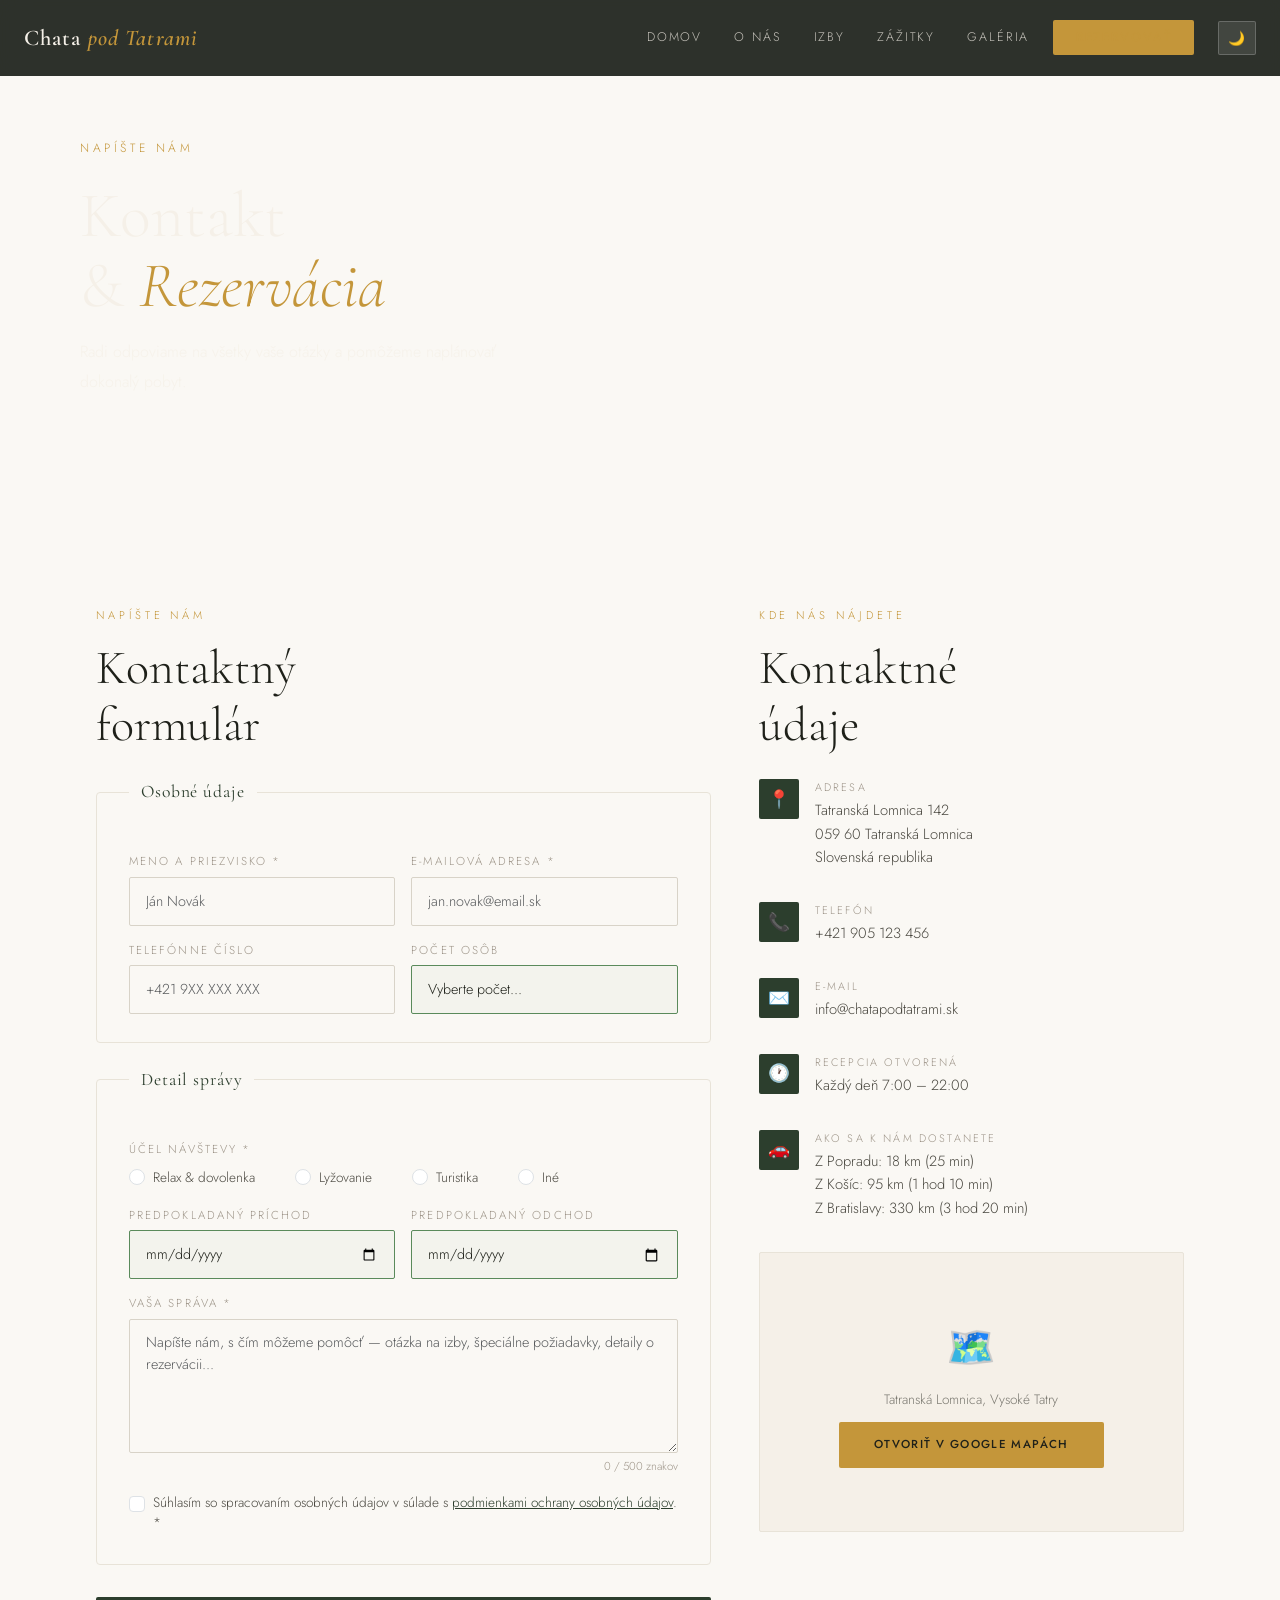
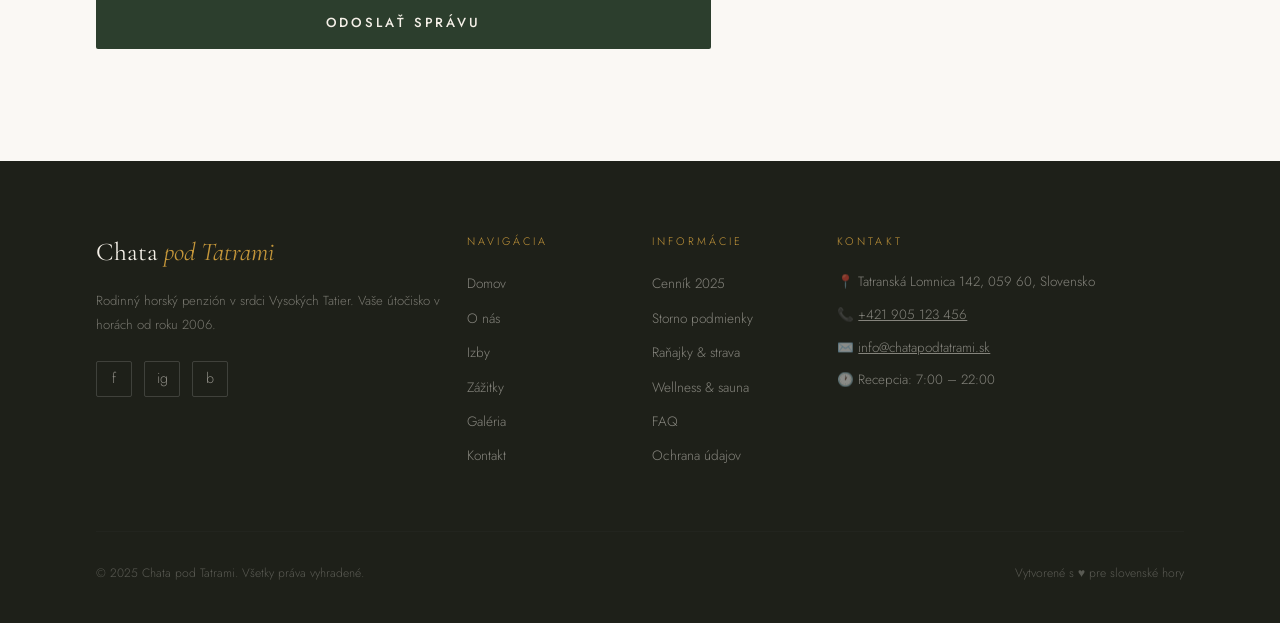
<file: kontakt.html>
<!DOCTYPE html>
<html lang="sk">
<head>
  <meta charset="UTF-8">
  <meta name="viewport" content="width=device-width, initial-scale=1.0">
  <meta name="description" content="Kontaktujte Chatu pod Tatrami — rezervácia, otázky alebo len pozdrav. Nájdete nás v Tatranskej Lomnici.">
  <title>Kontakt — Chata pod Tatrami</title>

  <link href="https://cdn.jsdelivr.net/npm/bootstrap@5.3.3/dist/css/bootstrap.min.css" rel="stylesheet">
  <link href="https://fonts.googleapis.com/css2?family=Cormorant+Garamond:ital,wght@0,300;0,400;0,600;1,300;1,400&family=Jost:wght@300;400;500&display=swap" rel="stylesheet">
  <link rel="stylesheet" href="assets/css/style.css">
</head>
<body>

<!-- ========== NAVBAR ========== -->
<nav class="navbar navbar-expand-lg fixed-top custom-navbar">
  <div class="container-fluid px-4">
    <a class="navbar-brand nav-logo" href="index.html">Chata <span>pod Tatrami</span></a>
    <button class="navbar-toggler border-0" type="button" data-bs-toggle="collapse" data-bs-target="#mainNav" aria-controls="mainNav" aria-expanded="false" aria-label="Prepnúť navigáciu">
      <span class="navbar-toggler-icon"></span>
    </button>
    <div class="collapse navbar-collapse" id="mainNav">
      <ul class="navbar-nav ms-auto align-items-lg-center gap-lg-3">
        <li class="nav-item"><a class="nav-link" href="index.html">Domov</a></li>
        <li class="nav-item"><a class="nav-link" href="o-nas.html">O nás</a></li>
        <li class="nav-item"><a class="nav-link" href="index.html#izby">Izby</a></li>
        <li class="nav-item"><a class="nav-link" href="index.html#zazitky">Zážitky</a></li>
        <li class="nav-item"><a class="nav-link" href="index.html#galeria">Galéria</a></li>
        <li class="nav-item"><a class="nav-link nav-cta active" href="kontakt.html">Rezervovať</a></li>
        <li class="nav-item">
          <button class="btn btn-sm dark-toggle ms-2" id="darkModeBtn" aria-label="Prepnúť tmavý režim">🌙</button>
        </li>
      </ul>
    </div>
  </div>
</nav>

<!-- ========== PAGE HERO ========== -->
<header class="page-hero">
  <div class="page-hero-bg" style="background-image: linear-gradient(160deg, rgba(28,40,25,0.82) 0%, rgba(44,62,45,0.5) 100%), url('https://images.unsplash.com/photo-1455587734955-081b22074882?w=1600&q=85') center/cover no-repeat;"></div>
  <div class="page-hero-content">
    <span class="hero-eyebrow">Napíšte nám</span>
    <h1>Kontakt<br>& <em>Rezervácia</em></h1>
    <p class="hero-desc">Radi odpoviame na všetky vaše otázky a pomôžeme naplánovať dokonalý pobyt.</p>
  </div>
</header>

<!-- ========== MAIN ========== -->
<main>
  <section class="section">
    <div class="container-fluid px-lg-5">
      <div class="row g-5">

        <!-- ===== FORMULÁR ===== -->
        <div class="col-12 col-lg-7">
          <span class="section-tag">Napíšte nám</span>
          <h2 class="section-title mb-4">Kontaktný<br>formulár</h2>

          <form id="contactForm" class="contact-form" novalidate>

            <!-- Fieldset 1: Osobné údaje -->
            <fieldset class="form-fieldset mb-4">
              <legend class="form-legend">Osobné údaje</legend>

              <div class="row g-3">
                <div class="col-12 col-sm-6">
                  <label class="form-label" for="meno">Meno a priezvisko *</label>
                  <input
                    type="text"
                    class="form-control custom-input"
                    id="meno"
                    name="meno"
                    placeholder="Ján Novák"
                    required
                    minlength="3"
                    autocomplete="name"
                  >
                  <div class="invalid-hint">Zadajte celé meno (aspoň 3 znaky).</div>
                </div>
                <div class="col-12 col-sm-6">
                  <label class="form-label" for="email">E-mailová adresa *</label>
                  <input
                    type="email"
                    class="form-control custom-input"
                    id="email"
                    name="email"
                    placeholder="jan.novak@email.sk"
                    required
                    autocomplete="email"
                  >
                  <div class="invalid-hint">Zadajte platnú e-mailovú adresu.</div>
                </div>
                <div class="col-12 col-sm-6">
                  <label class="form-label" for="telefon">Telefónne číslo</label>
                  <input
                    type="tel"
                    class="form-control custom-input"
                    id="telefon"
                    name="telefon"
                    placeholder="+421 9XX XXX XXX"
                    pattern="[+0-9\s\-()]{9,20}"
                    autocomplete="tel"
                  >
                  <div class="invalid-hint">Zadajte platné telefónne číslo.</div>
                </div>
                <div class="col-12 col-sm-6">
                  <label class="form-label" for="pocetOsob">Počet osôb</label>
                  <select class="form-select custom-input" id="pocetOsob" name="pocetOsob">
                    <option value="">Vyberte počet...</option>
                    <option value="1">1 osoba</option>
                    <option value="2">2 osoby</option>
                    <option value="3">3 osoby</option>
                    <option value="4">4 osoby</option>
                    <option value="5+">5 a viac</option>
                  </select>
                </div>
              </div>
            </fieldset>

            <!-- Fieldset 2: Detail správy -->
            <fieldset class="form-fieldset mb-4">
              <legend class="form-legend">Detail správy</legend>

              <div class="row g-3">
                <div class="col-12">
                  <label class="form-label">Účel návštevy *</label>
                  <div class="radio-group">
                    <div class="form-check form-check-inline">
                      <input class="form-check-input" type="radio" name="ucel" id="ucelRelax" value="relax" required>
                      <label class="form-check-label" for="ucelRelax">Relax & dovolenka</label>
                    </div>
                    <div class="form-check form-check-inline">
                      <input class="form-check-input" type="radio" name="ucel" id="ucelLyzovanie" value="lyzovanie">
                      <label class="form-check-label" for="ucelLyzovanie">Lyžovanie</label>
                    </div>
                    <div class="form-check form-check-inline">
                      <input class="form-check-input" type="radio" name="ucel" id="ucelTuristika" value="turistika">
                      <label class="form-check-label" for="ucelTuristika">Turistika</label>
                    </div>
                    <div class="form-check form-check-inline">
                      <input class="form-check-input" type="radio" name="ucel" id="ucelIne" value="ine">
                      <label class="form-check-label" for="ucelIne">Iné</label>
                    </div>
                  </div>
                </div>

                <div class="col-12 col-sm-6">
                  <label class="form-label" for="datumPrichodu">Predpokladaný príchod</label>
                  <input type="date" class="form-control custom-input" id="datumPrichodu" name="datumPrichodu">
                </div>
                <div class="col-12 col-sm-6">
                  <label class="form-label" for="datumOdchodu">Predpokladaný odchod</label>
                  <input type="date" class="form-control custom-input" id="datumOdchodu" name="datumOdchodu">
                </div>

                <div class="col-12">
                  <label class="form-label" for="sprava">Vaša správa *</label>
                  <textarea
                    class="form-control custom-input"
                    id="sprava"
                    name="sprava"
                    rows="5"
                    placeholder="Napíšte nám, s čím môžeme pomôcť — otázka na izby, špeciálne požiadavky, detaily o rezervácii..."
                    required
                    minlength="10"
                  ></textarea>
                  <div class="invalid-hint">Správa musí mať aspoň 10 znakov.</div>
                </div>

                <div class="col-12">
                  <div class="form-check">
                    <input class="form-check-input" type="checkbox" id="suhlas" name="suhlas" required>
                    <label class="form-check-label" for="suhlas">
                      Súhlasím so spracovaním osobných údajov v súlade s <a href="#" style="color:var(--pine);">podmienkami ochrany osobných údajov</a>. *
                    </label>
                    <div class="invalid-hint">Súhlas so spracovaním údajov je povinný.</div>
                  </div>
                </div>
              </div>
            </fieldset>

            <button type="submit" class="btn-submit" id="submitBtn">
              Odoslať správu
            </button>
          </form>
        </div>

        <!-- ===== KONTAKTNÉ ÚDAJE ===== -->
        <div class="col-12 col-lg-5">
          <span class="section-tag">Kde nás nájdete</span>
          <h2 class="section-title mb-4">Kontaktné<br>údaje</h2>

          <div class="contact-info-item">
            <div class="contact-icon">📍</div>
            <div>
              <div class="contact-info-label">Adresa</div>
              <div class="contact-info-value">Tatranská Lomnica 142<br>059 60 Tatranská Lomnica<br>Slovenská republika</div>
            </div>
          </div>

          <div class="contact-info-item">
            <div class="contact-icon">📞</div>
            <div>
              <div class="contact-info-label">Telefón</div>
              <div class="contact-info-value">
                <a href="tel:+421905123456" style="color:var(--text-mid); text-decoration:none;">+421 905 123 456</a>
              </div>
            </div>
          </div>

          <div class="contact-info-item">
            <div class="contact-icon">✉️</div>
            <div>
              <div class="contact-info-label">E-mail</div>
              <div class="contact-info-value">
                <a href="mailto:info@chatapodtatrami.sk" style="color:var(--text-mid); text-decoration:none;">info@chatapodtatrami.sk</a>
              </div>
            </div>
          </div>

          <div class="contact-info-item">
            <div class="contact-icon">🕐</div>
            <div>
              <div class="contact-info-label">Recepcia otvorená</div>
              <div class="contact-info-value">Každý deň 7:00 – 22:00</div>
            </div>
          </div>

          <div class="contact-info-item">
            <div class="contact-icon">🚗</div>
            <div>
              <div class="contact-info-label">Ako sa k nám dostanete</div>
              <div class="contact-info-value">Z Popradu: 18 km (25 min)<br>Z Košíc: 95 km (1 hod 10 min)<br>Z Bratislavy: 330 km (3 hod 20 min)</div>
            </div>
          </div>

          <!-- Mapa placeholder -->
          <div class="map-placeholder mt-4">
            <span>🗺️</span>
            <p>Tatranská Lomnica, Vysoké Tatry</p>
            <a href="https://maps.google.com/?q=Tatranská+Lomnica" target="_blank" rel="noopener" class="btn-primary" style="font-size:0.72rem;">Otvoriť v Google Mapách</a>
          </div>
        </div>

      </div>
    </div>
  </section>
</main>

<!-- ========== TOAST NOTIFIKÁCIA ========== -->
<div class="toast-container position-fixed bottom-0 end-0 p-3" style="z-index:9999;">
  <div id="successToast" class="toast custom-toast align-items-center border-0" role="alert" aria-live="assertive" aria-atomic="true">
    <div class="d-flex">
      <div class="toast-body">
        ✅ <strong>Správa odoslaná!</strong> Ozveme sa vám do 24 hodín.
      </div>
      <button type="button" class="btn-close btn-close-white me-2 m-auto" data-bs-dismiss="toast" aria-label="Zavrieť"></button>
    </div>
  </div>
</div>

<!-- ========== FOOTER ========== -->
<footer>
  <div class="container-fluid px-lg-5">
    <div class="row g-4 mb-5">
      <div class="col-12 col-lg-4">
        <a href="index.html" class="footer-logo">Chata <span>pod Tatrami</span></a>
        <p class="footer-desc">Rodinný horský penzión v srdci Vysokých Tatier. Vaše útočisko v horách od roku 2006.</p>
        <div class="footer-social">
          <a href="#" class="social-btn" title="Facebook" aria-label="Facebook">f</a>
          <a href="#" class="social-btn" title="Instagram" aria-label="Instagram">ig</a>
          <a href="#" class="social-btn" title="Booking.com" aria-label="Booking.com">b</a>
        </div>
      </div>
      <div class="col-6 col-lg-2">
        <span class="footer-heading">Navigácia</span>
        <ul class="footer-links">
          <li><a href="index.html">Domov</a></li>
          <li><a href="o-nas.html">O nás</a></li>
          <li><a href="index.html#izby">Izby</a></li>
          <li><a href="index.html#zazitky">Zážitky</a></li>
          <li><a href="index.html#galeria">Galéria</a></li>
          <li><a href="kontakt.html">Kontakt</a></li>
        </ul>
      </div>
      <div class="col-6 col-lg-2">
        <span class="footer-heading">Informácie</span>
        <ul class="footer-links">
          <li><a href="#">Cenník 2025</a></li>
          <li><a href="#">Storno podmienky</a></li>
          <li><a href="#">Raňajky & strava</a></li>
          <li><a href="#">Wellness & sauna</a></li>
          <li><a href="o-nas.html#faq">FAQ</a></li>
          <li><a href="#">Ochrana údajov</a></li>
        </ul>
      </div>
      <div class="col-12 col-lg-4">
        <span class="footer-heading">Kontakt</span>
        <div class="footer-contact-item">📍 Tatranská Lomnica 142, 059 60, Slovensko</div>
        <div class="footer-contact-item">📞 <a href="tel:+421905123456" style="color:inherit;">+421 905 123 456</a></div>
        <div class="footer-contact-item">✉️ <a href="mailto:info@chatapodtatrami.sk" style="color:inherit;">info@chatapodtatrami.sk</a></div>
        <div class="footer-contact-item">🕐 Recepcia: 7:00 – 22:00</div>
      </div>
    </div>
    <hr class="footer-divider">
    <div class="footer-bottom">
      <p class="footer-copy">© 2025 Chata pod Tatrami. Všetky práva vyhradené.</p>
      <p class="footer-copy">Vytvorené s ♥ pre slovenské hory</p>
    </div>
  </div>
</footer>

<script src="https://cdn.jsdelivr.net/npm/bootstrap@5.3.3/dist/js/bootstrap.bundle.min.js"></script>
<script src="assets/js/script.js"></script>
</body>
</html>
</file>
<file: assets/css/style.css>
/* ============================================================
   Chata pod Tatrami — Vlastný CSS štýl
   Autor: Školský projekt
   Popis: Doplnkový štýl k Bootstrap 5
   ============================================================ */

/* ---- CSS PREMENNÉ (vlastná farebná schéma) ---- */
:root {
  --pine: #2C3E2D;
  --pine-light: #3D5C3E;
  --bark: #7A5C3E;
  --cream: #F5F0E8;
  --warm-white: #FAF8F4;
  --stone: #9E9589;
  --gold: #C4963A;
  --text-dark: #1E2019;
  --text-mid: #4A4840;
  --text-light: #7A7870;

  /* Bootstrap override */
  --bs-primary: #2C3E2D;
  --bs-primary-rgb: 44, 62, 45;
}

/* ---- DARK MODE PREMENNÉ ---- */
body.dark-mode {
  --warm-white: #1A1E1A;
  --cream: #232820;
  --text-dark: #F0EDE6;
  --text-mid: #C8C5BE;
  --text-light: #9A9790;
  background-color: var(--warm-white);
  color: var(--text-dark);
}

body.dark-mode .testi-card,
body.dark-mode .room-card {
  background: #2a2f2a;
  border-color: #3a3f3a;
}

body.dark-mode .exp-card {
  border-color: #3a3f3a;
  background: #232820;
}

body.dark-mode .about-fig-img,
body.dark-mode .img-main,
body.dark-mode .img-accent {
  filter: brightness(0.9);
}

/* ---- BASE ---- */
*, *::before, *::after { box-sizing: border-box; }

html { scroll-behavior: smooth; }

body {
  font-family: 'Jost', sans-serif;
  background: var(--warm-white);
  color: var(--text-dark);
  font-weight: 300;
  overflow-x: hidden;
  transition: background 0.3s, color 0.3s;
}

/* ============================================================
   NAVBAR
   ============================================================ */
.custom-navbar {
  background: rgba(28, 32, 25, 0.92);
  backdrop-filter: blur(14px);
  -webkit-backdrop-filter: blur(14px);
  padding: 1rem 0;
  transition: background 0.3s;
}

.nav-logo {
  font-family: 'Cormorant Garamond', serif;
  font-size: 1.4rem;
  font-weight: 600;
  color: var(--cream) !important;
  letter-spacing: 0.05em;
  text-decoration: none;
}

.nav-logo span { color: var(--gold); font-style: italic; }

.custom-navbar .nav-link {
  color: rgba(245, 240, 232, 0.75) !important;
  font-size: 0.78rem;
  letter-spacing: 0.15em;
  text-transform: uppercase;
  transition: color 0.3s;
}

.custom-navbar .nav-link:hover,
.custom-navbar .nav-link.active { color: var(--gold) !important; }

.nav-cta {
  background: var(--gold) !important;
  color: var(--text-dark) !important;
  padding: 0.5rem 1.4rem !important;
  border-radius: 2px;
  font-weight: 500 !important;
  transition: background 0.3s !important;
}

.nav-cta:hover { background: #d4a645 !important; }

/* Hamburger ikona biela */
.navbar-toggler-icon {
  background-image: url("data:image/svg+xml,%3csvg xmlns='http://www.w3.org/2000/svg' viewBox='0 0 30 30'%3e%3cpath stroke='rgba%28245,240,232,0.8%29' stroke-linecap='round' stroke-miterlimit='10' stroke-width='2' d='M4 7h22M4 15h22M4 23h22'/%3e%3c/svg%3e");
}

/* Dark mode toggle tlačidlo */
.dark-toggle {
  background: rgba(255,255,255,0.1);
  border: 1px solid rgba(255,255,255,0.2);
  color: var(--cream);
  border-radius: 2px;
  font-size: 0.85rem;
  padding: 0.35rem 0.6rem;
  transition: background 0.3s;
  cursor: pointer;
}

.dark-toggle:hover { background: rgba(255,255,255,0.2); }

/* ============================================================
   HERO
   ============================================================ */
.hero {
  height: 100vh;
  min-height: 600px;
  position: relative;
  display: flex;
  align-items: center;
  overflow: hidden;
}

.hero-bg {
  position: absolute;
  inset: 0;
  background:
    linear-gradient(160deg, rgba(28,40,25,0.78) 0%, rgba(28,40,25,0.3) 50%, rgba(44,62,45,0.68) 100%),
    url('https://images.unsplash.com/photo-1476514525535-07fb3b4ae5f1?w=1600&q=85') center/cover no-repeat;
  animation: heroZoom 18s ease-in-out infinite alternate;
}

@keyframes heroZoom {
  from { transform: scale(1); }
  to   { transform: scale(1.06); }
}

.hero-content {
  position: relative;
  z-index: 2;
  padding: 0 5rem;
  max-width: 700px;
}

.hero-eyebrow {
  font-size: 0.75rem;
  letter-spacing: 0.3em;
  text-transform: uppercase;
  color: var(--gold);
  margin-bottom: 1.5rem;
  display: block;
  opacity: 0;
  animation: fadeUp 0.8s 0.2s forwards;
}

.hero h1 {
  font-family: 'Cormorant Garamond', serif;
  font-size: clamp(2.8rem, 6vw, 4.8rem);
  font-weight: 300;
  color: var(--cream);
  line-height: 1.1;
  margin-bottom: 1.5rem;
  opacity: 0;
  animation: fadeUp 0.8s 0.4s forwards;
}

.hero h1 em { font-style: italic; color: var(--gold); }

.hero-desc {
  font-size: 1rem;
  line-height: 1.85;
  color: rgba(245, 240, 232, 0.82);
  max-width: 440px;
  margin-bottom: 2.5rem;
  opacity: 0;
  animation: fadeUp 0.8s 0.6s forwards;
}

.hero-buttons {
  display: flex;
  gap: 1rem;
  flex-wrap: wrap;
  opacity: 0;
  animation: fadeUp 0.8s 0.8s forwards;
}

.hero-scroll-indicator {
  position: absolute;
  bottom: 2.5rem;
  left: 50%;
  transform: translateX(-50%);
  display: flex;
  flex-direction: column;
  align-items: center;
  gap: 0.5rem;
  color: rgba(245,240,232,0.45);
  font-size: 0.68rem;
  letter-spacing: 0.25em;
  text-transform: uppercase;
  animation: scrollBounce 2s infinite;
}

.scroll-line {
  width: 1px;
  height: 40px;
  background: linear-gradient(to bottom, rgba(245,240,232,0.5), transparent);
}

/* PAGE HERO (podstránky) */
.page-hero {
  height: 55vh;
  min-height: 420px;
  position: relative;
  display: flex;
  align-items: center;
  overflow: hidden;
}

.page-hero-bg {
  position: absolute;
  inset: 0;
  background-size: cover !important;
  background-position: center !important;
}

.page-hero-content {
  position: relative;
  z-index: 2;
  padding: 0 5rem;
  padding-top: 5rem;
}

.page-hero-content .hero-eyebrow {
  animation: fadeUp 0.8s 0.1s forwards;
}
.page-hero-content h1 {
  font-family: 'Cormorant Garamond', serif;
  font-size: clamp(2.5rem, 5vw, 4rem);
  font-weight: 300;
  color: var(--cream);
  line-height: 1.1;
  margin-bottom: 1rem;
  opacity: 0;
  animation: fadeUp 0.8s 0.3s forwards;
}
.page-hero-content h1 em { color: var(--gold); font-style: italic; }
.page-hero-content .hero-desc {
  opacity: 0;
  animation: fadeUp 0.8s 0.5s forwards;
}

/* ============================================================
   TLAČIDLÁ
   ============================================================ */
.btn-primary {
  background: var(--gold);
  color: var(--text-dark);
  padding: 0.9rem 2.2rem;
  font-size: 0.78rem;
  letter-spacing: 0.12em;
  text-transform: uppercase;
  font-weight: 500;
  border: none;
  cursor: pointer;
  font-family: 'Jost', sans-serif;
  border-radius: 2px;
  transition: background 0.3s, transform 0.2s;
  text-decoration: none;
  display: inline-block;
}

.btn-primary:hover {
  background: #d4a645;
  transform: translateY(-2px);
}

.btn-outline {
  background: transparent;
  color: var(--cream);
  padding: 0.9rem 2.2rem;
  font-size: 0.78rem;
  letter-spacing: 0.12em;
  text-transform: uppercase;
  font-weight: 400;
  border: 1px solid rgba(245,240,232,0.45);
  cursor: pointer;
  font-family: 'Jost', sans-serif;
  border-radius: 2px;
  transition: border-color 0.3s, transform 0.2s;
  text-decoration: none;
  display: inline-block;
}

.btn-outline:hover {
  border-color: var(--cream);
  transform: translateY(-2px);
}

/* ============================================================
   STATS STRIP
   ============================================================ */
.stats-strip {
  background: var(--pine);
  display: grid;
  grid-template-columns: repeat(4, 1fr);
}

.stat-item {
  text-align: center;
  padding: 2.5rem 1rem;
  border-right: 1px solid rgba(255,255,255,0.1);
}

.stat-item:last-child { border-right: none; }

.stat-number {
  font-family: 'Cormorant Garamond', serif;
  font-size: 2.8rem;
  font-weight: 300;
  color: var(--gold);
  display: block;
  line-height: 1;
}

.stat-label {
  font-size: 0.7rem;
  letter-spacing: 0.2em;
  text-transform: uppercase;
  color: rgba(245,240,232,0.45);
  margin-top: 0.5rem;
  display: block;
}

/* ============================================================
   SEKCIE
   ============================================================ */
.section { padding: 7rem 3rem; }

.section-tag {
  font-size: 0.7rem;
  letter-spacing: 0.35em;
  text-transform: uppercase;
  color: var(--gold);
  margin-bottom: 1rem;
  display: block;
}

.section-title {
  font-family: 'Cormorant Garamond', serif;
  font-size: clamp(2rem, 4vw, 3rem);
  font-weight: 300;
  line-height: 1.2;
  margin-bottom: 1.5rem;
}

.lead-text {
  font-size: 1.05rem;
  line-height: 1.9;
  color: var(--text-mid);
  max-width: 600px;
  margin: 0 auto;
}

.bg-cream { background: var(--cream); }
.bg-pine { background: var(--pine); }

/* ============================================================
   O NÁS — INDEX
   ============================================================ */
.about-text p {
  font-size: 0.95rem;
  line-height: 1.9;
  color: var(--text-mid);
  margin-bottom: 1.2rem;
}

.feature-item {
  display: flex;
  align-items: flex-start;
  gap: 0.75rem;
}

.feature-icon {
  width: 34px;
  height: 34px;
  background: var(--pine);
  border-radius: 2px;
  display: flex;
  align-items: center;
  justify-content: center;
  flex-shrink: 0;
  font-size: 1rem;
}

.feature-label {
  font-size: 0.83rem;
  color: var(--text-mid);
  line-height: 1.5;
}

.feature-label strong {
  display: block;
  color: var(--text-dark);
  font-weight: 500;
  font-size: 0.88rem;
  margin-bottom: 0.1rem;
}

.about-images {
  position: relative;
  height: 520px;
}

.img-main {
  position: absolute;
  top: 0; left: 0;
  width: 80%;
  height: 420px;
  object-fit: cover;
  border-radius: 2px;
  display: block;
}

.img-accent {
  position: absolute;
  bottom: 0; right: 0;
  width: 55%;
  height: 260px;
  object-fit: cover;
  border: 6px solid var(--warm-white);
  border-radius: 2px;
  display: block;
}

.img-badge {
  position: absolute;
  top: 42%;
  right: -14px;
  background: var(--gold);
  color: var(--text-dark);
  padding: 1.2rem 1rem;
  text-align: center;
  border-radius: 2px;
  min-width: 88px;
  z-index: 2;
}

.badge-num {
  font-family: 'Cormorant Garamond', serif;
  font-size: 1.6rem;
  font-weight: 600;
  display: block;
  line-height: 1.2;
}

.badge-text {
  font-size: 0.62rem;
  letter-spacing: 0.12em;
  text-transform: uppercase;
  font-weight: 500;
}

/* ============================================================
   KARTY — IZBY
   ============================================================ */
.room-card {
  background: var(--warm-white);
  border-radius: 2px;
  overflow: hidden;
  transition: transform 0.35s ease, box-shadow 0.35s ease;
  border: none;
}

.room-card:hover {
  transform: translateY(-6px);
  box-shadow: 0 20px 48px rgba(0,0,0,0.12) !important;
}

.room-info { padding: 1.75rem; }

.room-type {
  font-size: 0.67rem;
  letter-spacing: 0.25em;
  text-transform: uppercase;
  color: var(--stone);
  margin-bottom: 0.5rem;
  display: block;
}

.room-name {
  font-family: 'Cormorant Garamond', serif;
  font-size: 1.5rem;
  font-weight: 400;
  margin-bottom: 0.8rem;
}

.room-desc {
  font-size: 0.85rem;
  color: var(--text-light);
  line-height: 1.75;
}

.room-amenities { display: flex; gap: 0.6rem; flex-wrap: wrap; }

.amenity-tag {
  font-size: 0.68rem;
  letter-spacing: 0.1em;
  color: var(--pine);
  background: rgba(44,62,45,0.08);
  padding: 0.25rem 0.65rem;
  border-radius: 2px;
  text-transform: uppercase;
}

.room-footer {
  display: flex;
  justify-content: space-between;
  align-items: center;
  border-top: 1px solid var(--cream);
  padding-top: 1.1rem;
  margin-top: 1.1rem;
}

.room-price {
  font-family: 'Cormorant Garamond', serif;
  font-size: 1.65rem;
  font-weight: 400;
  color: var(--pine);
}

.room-price span {
  font-family: 'Jost', sans-serif;
  font-size: 0.72rem;
  color: var(--stone);
  font-weight: 300;
}

.room-btn {
  font-size: 0.7rem;
  letter-spacing: 0.15em;
  text-transform: uppercase;
  color: var(--pine);
  background: none;
  border: 1px solid var(--pine);
  padding: 0.55rem 1.1rem;
  cursor: pointer;
  font-family: 'Jost', sans-serif;
  border-radius: 2px;
  transition: background 0.3s, color 0.3s;
  text-decoration: none;
  display: inline-block;
}

.room-btn:hover { background: var(--pine); color: var(--cream); }

/* ============================================================
   CAROUSEL
   ============================================================ */
.carousel-img {
  height: 520px;
  object-fit: cover;
}

/* ============================================================
   ZÁŽITKY
   ============================================================ */
.exp-card {
  padding: 2.5rem 1.5rem;
  border: 1px solid #E8E3D8;
  border-radius: 2px;
  transition: border-color 0.3s, transform 0.3s;
}

.exp-card:hover {
  border-color: var(--pine);
  transform: translateY(-4px);
}

.exp-icon {
  font-size: 2.2rem;
  margin-bottom: 1.1rem;
  display: block;
}

.exp-title {
  font-family: 'Cormorant Garamond', serif;
  font-size: 1.25rem;
  font-weight: 400;
  margin-bottom: 0.8rem;
}

.exp-text {
  font-size: 0.82rem;
  color: var(--text-light);
  line-height: 1.75;
  margin: 0;
}

/* ============================================================
   CALL TO ACTION
   ============================================================ */
.cta-section {
  background: var(--pine);
  padding: 7rem 3rem;
  text-align: center;
}

.cta-content h2 {
  font-family: 'Cormorant Garamond', serif;
  font-size: clamp(2rem, 4vw, 3.2rem);
  font-weight: 300;
  color: var(--cream);
  line-height: 1.2;
  margin-bottom: 1.2rem;
}

.cta-content h2 em { color: var(--gold); font-style: italic; }

.cta-content p {
  font-size: 0.95rem;
  color: rgba(245,240,232,0.65);
  max-width: 540px;
  margin: 0 auto;
  line-height: 1.85;
}

/* ============================================================
   RECENZIE
   ============================================================ */
.testi-card {
  background: var(--warm-white);
  padding: 2.5rem;
  border-radius: 2px;
  transition: transform 0.3s;
}

.testi-card:hover { transform: translateY(-4px); }

.testi-stars {
  color: var(--gold);
  font-size: 0.85rem;
  letter-spacing: 0.08em;
  margin-bottom: 1.1rem;
}

.testi-text {
  font-family: 'Cormorant Garamond', serif;
  font-size: 1.05rem;
  font-style: italic;
  line-height: 1.75;
  color: var(--text-mid);
  margin-bottom: 1.5rem;
}

.testi-author {
  font-size: 0.82rem;
  font-weight: 500;
  letter-spacing: 0.05em;
  color: var(--pine);
}

.testi-meta { font-size: 0.73rem; color: var(--stone); margin-top: 0.2rem; }

/* ============================================================
   KONTAKTNÉ ÚDAJE
   ============================================================ */
.contact-info-item {
  display: flex;
  gap: 1rem;
  margin-bottom: 2rem;
  align-items: flex-start;
}

.contact-icon {
  width: 40px;
  height: 40px;
  background: var(--pine);
  border-radius: 2px;
  display: flex;
  align-items: center;
  justify-content: center;
  flex-shrink: 0;
  font-size: 1.1rem;
}

.contact-info-label {
  font-size: 0.68rem;
  letter-spacing: 0.2em;
  text-transform: uppercase;
  color: var(--stone);
  margin-bottom: 0.25rem;
}

.contact-info-value { font-size: 0.92rem; color: var(--text-mid); line-height: 1.6; }

.map-placeholder {
  width: 100%;
  height: 280px;
  background: var(--cream);
  border-radius: 2px;
  display: flex;
  align-items: center;
  justify-content: center;
  flex-direction: column;
  gap: 0.75rem;
  border: 1px solid #E8E3D8;
}

.map-placeholder span { font-size: 2.5rem; }
.map-placeholder p { font-size: 0.85rem; color: var(--text-light); margin: 0; }

/* ============================================================
   FOOTER
   ============================================================ */
footer {
  background: var(--text-dark);
  padding: 4.5rem 3rem 2.5rem;
}

.footer-logo {
  font-family: 'Cormorant Garamond', serif;
  font-size: 1.6rem;
  font-weight: 400;
  color: var(--cream);
  margin-bottom: 1.1rem;
  display: block;
  text-decoration: none;
}

.footer-logo span { color: var(--gold); font-style: italic; }

.footer-desc {
  font-size: 0.82rem;
  color: rgba(245,240,232,0.42);
  line-height: 1.85;
  margin-bottom: 1.5rem;
}

.footer-social { display: flex; gap: 0.75rem; }

.social-btn {
  width: 36px;
  height: 36px;
  border: 1px solid rgba(255,255,255,0.15);
  border-radius: 2px;
  display: flex;
  align-items: center;
  justify-content: center;
  font-size: 0.9rem;
  color: rgba(245,240,232,0.5);
  text-decoration: none;
  transition: border-color 0.3s, color 0.3s;
}

.social-btn:hover { border-color: var(--gold); color: var(--gold); }

.footer-heading {
  font-size: 0.68rem;
  letter-spacing: 0.28em;
  text-transform: uppercase;
  color: var(--gold);
  margin-bottom: 1.4rem;
  display: block;
}

.footer-links {
  list-style: none;
  padding: 0;
  display: flex;
  flex-direction: column;
  gap: 0.65rem;
}

.footer-links a {
  color: rgba(245,240,232,0.48);
  text-decoration: none;
  font-size: 0.85rem;
  transition: color 0.3s;
}

.footer-links a:hover { color: var(--cream); }

.footer-contact-item {
  font-size: 0.84rem;
  color: rgba(245,240,232,0.48);
  margin-bottom: 0.7rem;
  line-height: 1.6;
}

.footer-divider {
  border: none;
  border-top: 1px solid rgba(255,255,255,0.08);
  margin-bottom: 2rem;
}

.footer-bottom {
  display: flex;
  justify-content: space-between;
  align-items: center;
  flex-wrap: wrap;
  gap: 1rem;
}

.footer-copy { font-size: 0.76rem; color: rgba(245,240,232,0.28); margin: 0; }

/* ============================================================
   O NÁS — STRÁNKA
   ============================================================ */
.about-body-text {
  font-size: 0.95rem;
  line-height: 1.95;
  color: var(--text-mid);
  margin-bottom: 1.4rem;
}

.about-figure { margin: 0; }

.about-fig-img {
  width: 100%;
  height: 420px;
  object-fit: cover;
  border-radius: 2px;
  display: block;
}

.about-figcaption {
  font-size: 0.8rem;
  color: var(--stone);
  line-height: 1.65;
  margin-top: 0.85rem;
  font-style: italic;
  border-left: 2px solid var(--gold);
  padding-left: 0.9rem;
}

.values-grid {
  display: flex;
  flex-direction: column;
  gap: 1.5rem;
  margin-top: 1.5rem;
}

.value-item {
  display: flex;
  gap: 1rem;
  align-items: flex-start;
}

.value-icon {
  font-size: 1.5rem;
  flex-shrink: 0;
  width: 40px;
  text-align: center;
}

.value-item strong {
  display: block;
  font-size: 0.9rem;
  font-weight: 500;
  color: var(--text-dark);
  margin-bottom: 0.25rem;
}

.value-item p {
  font-size: 0.83rem;
  color: var(--text-light);
  line-height: 1.7;
  margin: 0;
}

/* ============================================================
   ACCORDION
   ============================================================ */
.custom-accordion .accordion-item {
  border: 1px solid #E8E3D8;
  border-radius: 2px !important;
  margin-bottom: 0.75rem;
  overflow: hidden;
}

.custom-accordion .accordion-button {
  font-family: 'Jost', sans-serif;
  font-size: 0.9rem;
  font-weight: 400;
  color: var(--text-dark);
  background: var(--warm-white);
  padding: 1.2rem 1.5rem;
  letter-spacing: 0.02em;
}

.custom-accordion .accordion-button:not(.collapsed) {
  color: var(--pine);
  background: rgba(44,62,45,0.05);
  box-shadow: none;
}

.custom-accordion .accordion-button::after {
  filter: none;
  opacity: 0.6;
}

.custom-accordion .accordion-body {
  font-size: 0.88rem;
  color: var(--text-mid);
  line-height: 1.85;
  padding: 1rem 1.5rem 1.5rem;
  background: var(--warm-white);
}

.custom-accordion .accordion-body strong { color: var(--pine); }

/* ============================================================
   KONTAKTNÝ FORMULÁR
   ============================================================ */
.contact-form { width: 100%; }

.form-fieldset {
  border: 1px solid #E8E3D8;
  border-radius: 4px;
  padding: 1.75rem 2rem;
  position: relative;
}

.form-legend {
  font-family: 'Cormorant Garamond', serif;
  font-size: 1.1rem;
  font-weight: 400;
  color: var(--pine);
  letter-spacing: 0.05em;
  padding: 0 0.75rem;
  float: none;
  width: auto;
  margin-bottom: 1.25rem;
}

.form-label {
  font-size: 0.72rem;
  letter-spacing: 0.18em;
  text-transform: uppercase;
  color: var(--stone);
  margin-bottom: 0.4rem;
  display: block;
}

/* Vlastný štýl inputov */
.custom-input {
  background: var(--warm-white);
  border: 1px solid #D8D3C8;
  color: var(--text-dark);
  padding: 0.78rem 1rem;
  font-family: 'Jost', sans-serif;
  font-size: 0.9rem;
  font-weight: 300;
  border-radius: 2px;
  outline: none;
  transition: border-color 0.3s, box-shadow 0.3s;
  width: 100%;
}

/* CSS validácia — :focus */
.custom-input:focus {
  border-color: var(--pine);
  box-shadow: 0 0 0 3px rgba(44,62,45,0.12);
  outline: none;
}

/* CSS validácia — :valid */
.custom-input:valid:not(:placeholder-shown) {
  border-color: #5a8a5b;
  background: rgba(90,138,91,0.04);
}

/* CSS validácia — :invalid (len po interakcii) */
.custom-input:invalid:not(:placeholder-shown) {
  border-color: #c0392b;
  background: rgba(192,57,43,0.04);
}

/* Hint pre neplatnú hodnotu */
.invalid-hint {
  font-size: 0.74rem;
  color: #c0392b;
  margin-top: 0.3rem;
  display: none;
  letter-spacing: 0.03em;
}

/* Zobraz hint keď je input invalid a bol dotknutý */
.custom-input.touched:invalid ~ .invalid-hint,
.custom-input.was-validated:invalid ~ .invalid-hint {
  display: block;
}

/* Bootstrap form-control override */
.form-control.custom-input,
.form-select.custom-input {
  border-color: #D8D3C8;
}

.form-control.custom-input:focus,
.form-select.custom-input:focus {
  border-color: var(--pine);
  box-shadow: 0 0 0 3px rgba(44,62,45,0.12);
}

/* Radio group */
.radio-group {
  display: flex;
  flex-wrap: wrap;
  gap: 0.5rem 1.5rem;
  margin-top: 0.3rem;
}

.form-check-input:checked {
  background-color: var(--pine);
  border-color: var(--pine);
}

.form-check-label {
  font-size: 0.85rem;
  color: var(--text-mid);
}

/* Submit tlačidlo */
.btn-submit {
  width: 100%;
  background: var(--pine);
  color: var(--cream);
  padding: 1rem;
  font-family: 'Jost', sans-serif;
  font-size: 0.82rem;
  letter-spacing: 0.22em;
  text-transform: uppercase;
  font-weight: 500;
  border: none;
  cursor: pointer;
  border-radius: 2px;
  transition: background 0.3s, transform 0.2s;
  margin-top: 0.5rem;
}

.btn-submit:hover {
  background: var(--pine-light);
  transform: translateY(-2px);
}

/* ============================================================
   TOAST
   ============================================================ */
.custom-toast {
  background: var(--pine);
  color: var(--cream);
  min-width: 300px;
  border-radius: 4px;
  box-shadow: 0 8px 24px rgba(0,0,0,0.25);
  animation: toastSlideIn 0.4s ease;
}

.custom-toast .toast-body { font-size: 0.88rem; padding: 1rem 1.25rem; }

.custom-toast .btn-close-white { opacity: 0.7; }

@keyframes toastSlideIn {
  from { transform: translateX(100px); opacity: 0; }
  to   { transform: translateX(0); opacity: 1; }
}

/* ============================================================
   ANIMÁCIE — @keyframes
   ============================================================ */
@keyframes fadeUp {
  from { opacity: 0; transform: translateY(28px); }
  to   { opacity: 1; transform: translateY(0); }
}

@keyframes scrollBounce {
  0%, 100% { transform: translateX(-50%) translateY(0); }
  50%       { transform: translateX(-50%) translateY(7px); }
}

@keyframes shimmer {
  0%   { background-position: -200% 0; }
  100% { background-position: 200% 0; }
}

/* ============================================================
   RESPONZÍVNOSŤ
   ============================================================ */
@media (max-width: 992px) {
  .hero-content { padding: 0 2rem; }
  .page-hero-content { padding: 0 2rem; padding-top: 4rem; }
  .section { padding: 5rem 2rem; }
  .cta-section { padding: 5rem 2rem; }
  .about-images { height: 380px; }
  .img-main { height: 300px; }
  .img-accent { height: 200px; }
  .stats-strip { grid-template-columns: repeat(2, 1fr); }
  .stat-item:nth-child(2) { border-right: none; }
}

@media (max-width: 768px) {
  .hero-content { padding: 0 1.5rem; }
  .page-hero-content { padding: 0 1.5rem; padding-top: 5rem; }
  .section { padding: 4rem 1.5rem; }
  .cta-section { padding: 4rem 1.5rem; }
  .carousel-img { height: 280px; }
  .about-images { display: none; }
  .form-fieldset { padding: 1.25rem; }
  footer { padding: 3rem 1.5rem 2rem; }
  .footer-bottom { flex-direction: column; text-align: center; }
  .stats-strip { grid-template-columns: repeat(2, 1fr); }
}

@media (max-width: 480px) {
  .hero-buttons { flex-direction: column; }
  .hero-buttons .btn-primary,
  .hero-buttons .btn-outline { width: 100%; text-align: center; }
  .stats-strip { grid-template-columns: 1fr 1fr; }
  .radio-group { flex-direction: column; gap: 0.4rem; }
}
</file>
